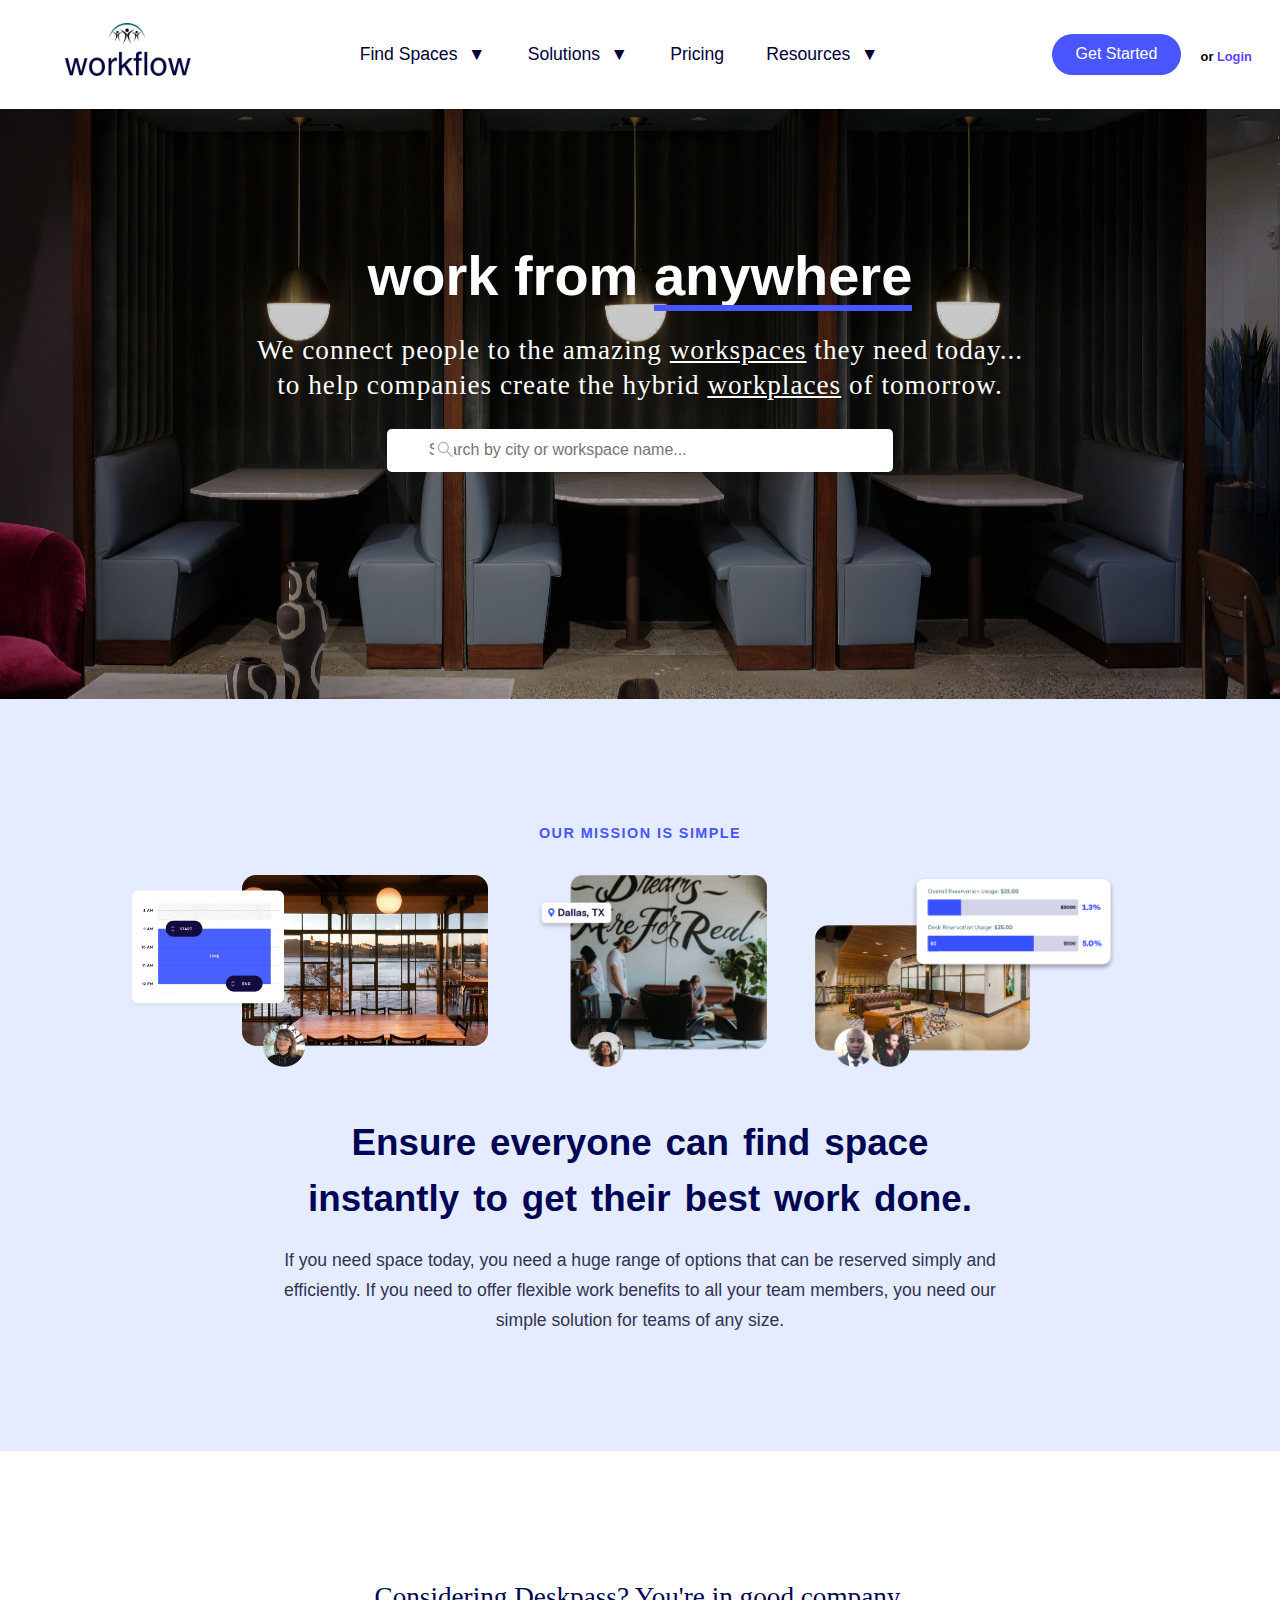
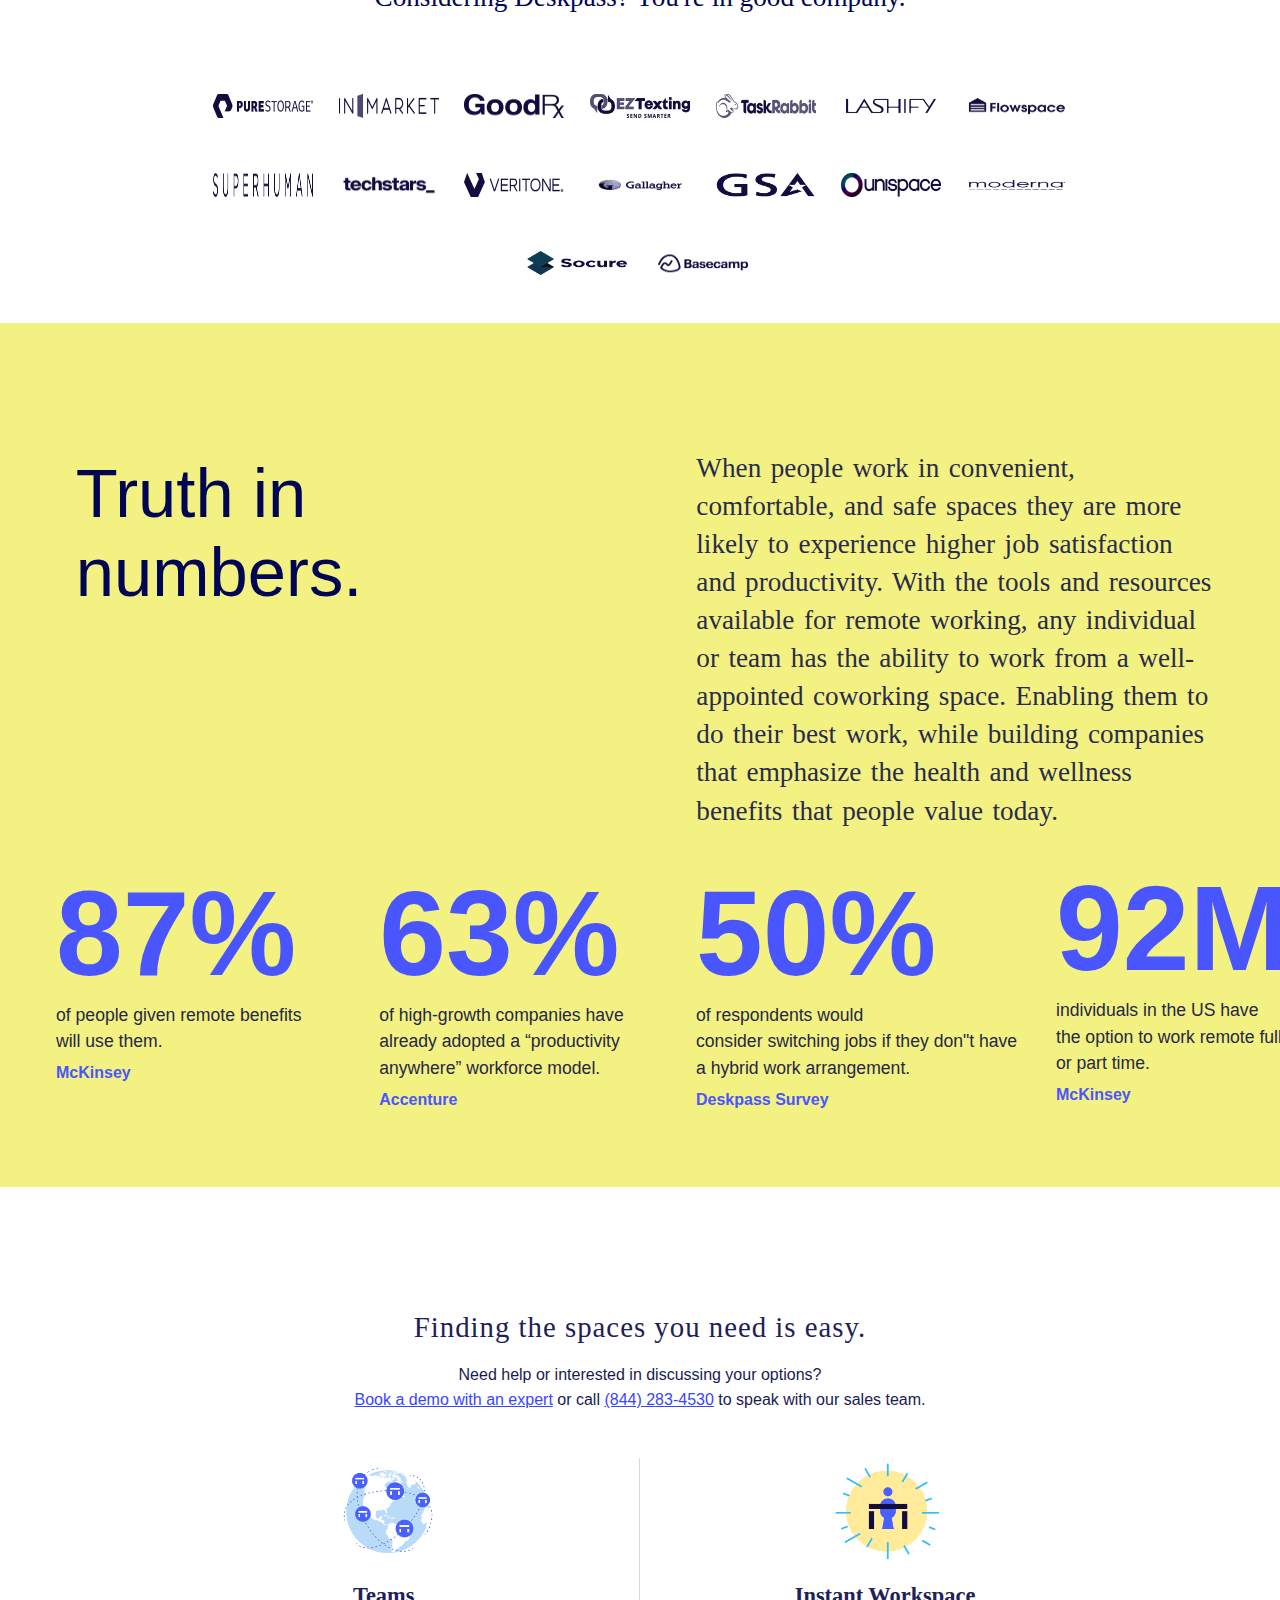
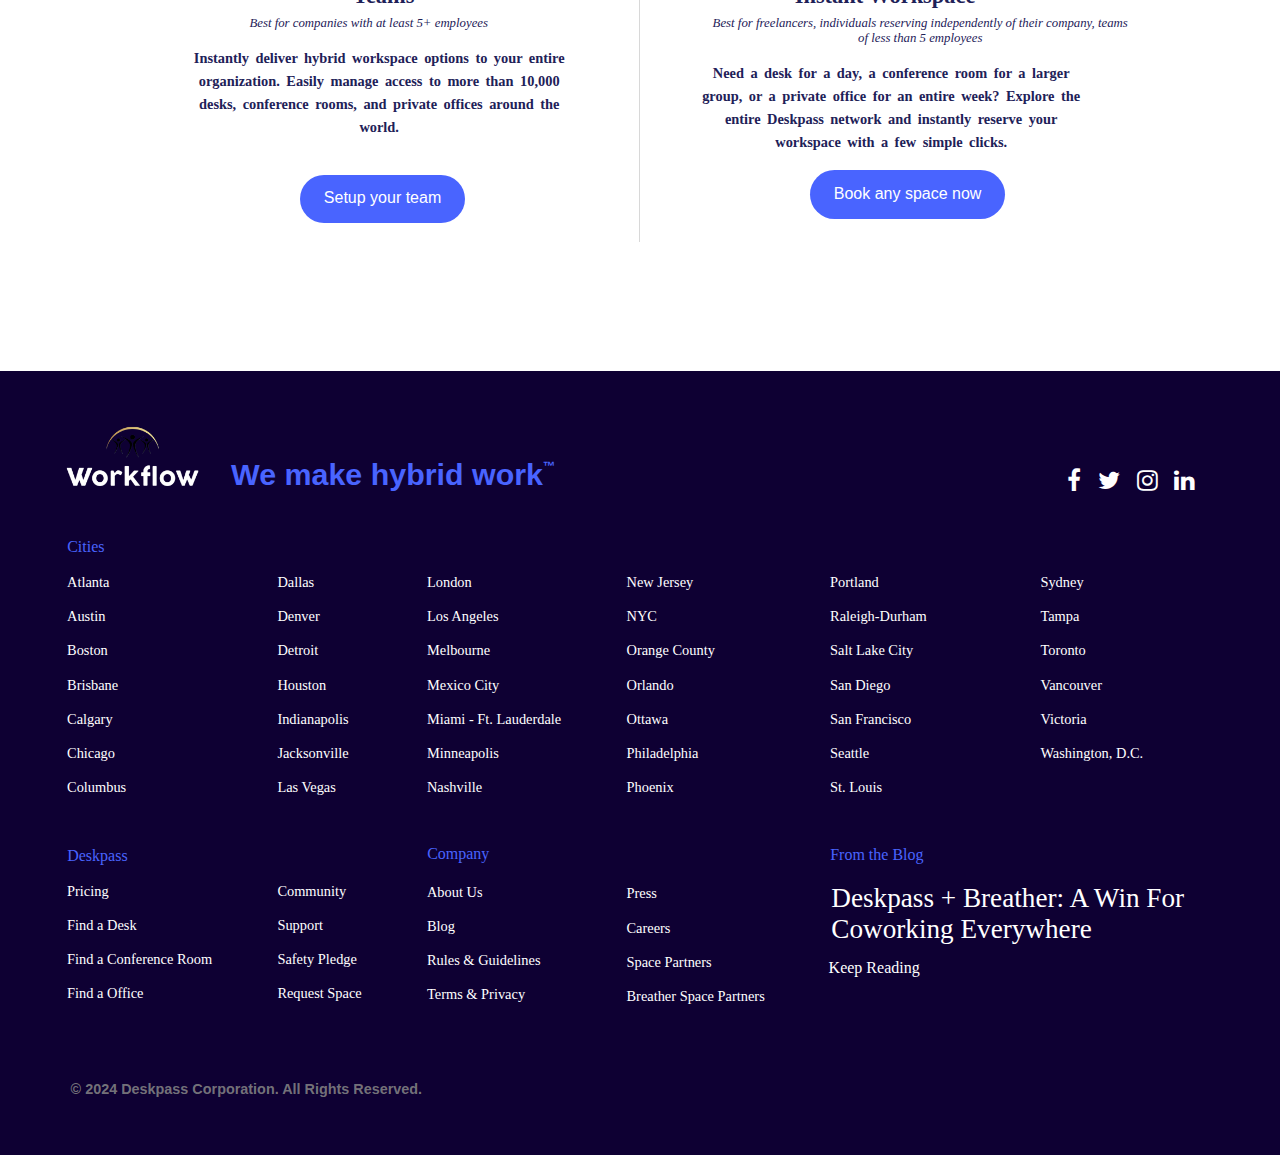
<file: index.html>
<!DOCTYPE html>
<html lang="en">

<head>
  <!-- Google tag (gtag.js) -->
  <script async src="https://www.googletagmanager.com/gtag/js?id=G-L7H5L47GN6"></script>
  <script>
  window.dataLayer = window.dataLayer || [];
  function gtag(){dataLayer.push(arguments);}
  gtag('js', new Date());

  gtag('config', 'G-L7H5L47GN6');
  </script>
  
  <!--Google Search Console Code-->
  <meta name="google-site-verification" content="wnuyJkxjzhk8w7yEv2-srKKag_P83Oubdr64zRZ_EoM" />
  
  <meta charset="utf-8">
  <meta name="viewport" content="width=device-width, initial-scale=1">
  <meta http-equiv="X-UA-Compatible" content="IE-edge">
  <meta name="description" content="Discover the perfect workspaces for your remote work needs with our platform. We connect individuals and teams to a diverse range of flexible work environments, enabling productivity from anywhere. Join us in shaping the future of work with our innovative solutions for hybrid workplaces.">  
  <link href="./css/reset.css" rel="stylesheet">
  <link href="./css/style.css" rel="stylesheet">
  <link href="https://cdnjs.cloudflare.com/ajax/libs/font-awesome/4.7.0/css/font-awesome.min.css" rel="stylesheet">
  <link href="./images/favicon.png" rel="icon">
  <title>Collaborative & Shared Workspaces | Workflow</title>
</head>

<body>

<!--Top container with nav links -->  
  <header>
    <div class="header-container">

        
      <a href="index.html" class="company-logo">
        <img src="./images/companylogo.png" alt="Company's Logo">
      </a>

<!--Nav Links-->
    <nav class="header-nav">
    <div class="header-hamburger-menu">
      <div class="line"></div>
      <div class="line"></div>
      <div class="line"></div>
    </div>

      <ul class="header-ul">
        
        <li class="header-dropdown-links">
        <a href="#">Find Spaces<span class="header-dropdown-arrow">&#9660;</span></a>

        <ul class="header-dropdown-links-menu">
        <li><a href="#"><p class="dropdown-links-heading">Meeting Rooms</p><p class="dropdown-links-info">Rent a meeting room for the part or the entire day.</p></a>
        </li>
        <li><a href="#"><p class="dropdown-links-heading">Desks (Day Passes)</p><p class="dropdown-links-info">Access to work on a desk or table in a space's communal area(s).</p></a>
        </li>
        <li><a href="#"><p class="dropdown-links-heading">Private Offices</p><p class="dropdown-links-info">Rent office space by the day, week, month, or for multiply months in a row.</p></a>
        </li>
        </ul>

        </li>


        <li class="header-dropdown-links">
        <a href="#">Solutions<span class="header-dropdown-arrow">&#9660;</span></a>

        <ul class="header-dropdown-links-menu">
        <li><a href="#teams-container-id-scroll"><p class="dropdown-links-heading">Workflow Teams</p><p class="dropdown-links-info">Instantly deliver hybrid workspace options to your entire organization.</p></a>
        </li>
        <li><a href="#teams-container-id-scroll"><p class="dropdown-links-heading">Instant Workspace</p><p class="dropdown-links-info">Explore the entire Workflow network and instantly reserve your workspace with a few simple clicks.</p></a>
        </li>
        <li><a href="#"><p class="dropdown-links-heading">Workflow HQ</p><p class="dropdown-links-info">Designed to fit your evolving business requirements in an ever-changing landscape.</p></a>
        </li>
        </ul>

        </li>


        <li class="header-dropdown-links">
        <a href="#">Pricing</a> 
        </li>

        <li class="header-dropdown-links">
        <a href="#">Resources<span class="header-dropdown-arrow">&#9660;</span></a>

        <ul class="header-dropdown-links-menu">
        <li><a href="#"><p class="dropdown-links-heading">Resource Center</p><p class="dropdown-links-info">Guides, how-to's, whitepapers and latest on Workflow product and news.</p></a>
        </li>
        <li><a href="#"><p class="dropdown-links-heading">Customer Stories</p><p class="dropdown-links-info">How other teams succeed with Workflow</p></a>
        </li>
        <li><a href="#"><p class="dropdown-links-heading">Community</p><p class="dropdown-links-info">Connect with other Workflow members.</p></a>
        <li><a href="#"><p class="dropdown-links-heading">Support Center</p><p class="dropdown-links-info">Help with getting most out of Workflow.</p></a>    
        </li>

        </ul>


        </li>
      </ul>  
      
    </nav>
    
<!--Header Button and Sign in link-->    
      <button id="popup-button" class="header-button" type="button">Get Started</button>
      <div class="signin-link">
       <p>or <a href="signup.html" class="header-login-link">Login</a></p>
      </div>
    </div>
  </header>

<!--Main Hero Image Content-->  
  <main>
   
     <img class="first-hero-img" src="./images/Top-hero-image.png" alt="An Image of a Desk room">

    <div class="entire-main-heroimg-container">
     <div class="first-heroimg-content-container">
       <h1 class="first-heroimg-heading">work from <span>anywhere</span></h1>
       <h6 class="first-heroimg-h6-content">We connect people to the amazing <span>workspaces</span> they need today...<br>
      to help companies create the hybrid <span>workplaces</span> of tomorrow.</h6>
     </div>

<!--Main Search Bar-->
    <div class="main-search-container">
      <img class="heroimg-searchbar" src="./images/heroimg-searchbar.png" alt="A Search Bar Symbol">
      <input type="text" class="main-search-input" placeholder="Search by city or workspace name...">

    </div>

  </div>  

<!--Mission Container-->  
 <div class="our-mission-container">
    <h6 class="mission-h6-heading">Our Mission Is Simple</h6>
    
    <!--Mission Container Images-->
    
    <div class="mission-container-images">
      <img src="./images/Mission-pics (1).png" class="hero-images-grouping" alt="An Image of a Office">
      <img src="./images/Mission-pics (2).png" class="hero-images-grouping" alt="An Image of a Office">
      <img src="./images/Mission-pics (3).png" class="hero-images-grouping" alt="An Image of a Office">
    </div> 

    <!--Mission Container Content-->
    <h4 class="mission-h4-content">Ensure everyone can find space instantly to get their best work done.</h4>
    <p class="mission-p-content">If you need space today, you need a huge range of options that can be reserved simply and efficiently. If you need to offer flexible work benefits to all your team members, you need our simple solution for teams of any size.</p>

 </div>  

<!--Companies using Workflow container-->
<section class="companies-container">
  <h6 class="companies-container-heading">Considering Deskpass? You're in good company.</h6>

  <!--Companies Logo Images-->
  <div class="companies-logos-img">
     <img src="./images/logo-purestorage.avif" alt="A Company Logo">
     <img src="./images/logo-inmarket.avif" alt="A Company Logo">
     <img src="./images/logo-goodrx.avif" alt="A Company Logo">
     <img src="./images/logo-ez-texting.avif" alt="A Company Logo">
     <img src="./images/task-rabbit-logo-02.avif" alt="A Company Logo">
     <img src="./images/Lashify_2021-08-24-032931_yuiv.avif" alt="A Company Logo">
     <img src="./images/flowspace_2021-08-24-034122_lsqo.avif" alt="A Company Logo">
     <img src="./images/superhuman.avif" alt="A Company Logo">
     <img src="./images/Techstars.avif" alt="A Company Logo">
     <img src="./images/veritone.avif" alt="A Company Logo">
     <img src="./images/Gallagher_2021-08-24-162123_sjkc.avif" alt="A Company Logo">
     <img src="./images/GSA.avif" alt="A Company Logo">
     <img src="./images/unispace.avif" alt="A Company Logo">
     <img src="./images/Moderna-logo.avif" alt="A Company Logo">
     <img src="./images/socure-logo-vector_2021-10-13-154019_kzru.avif" alt="A Company Logo">
     <img src="./images/Basecamp-Logo.avif" alt="A Company Logo">
    </div>

  </section>   

<!--Statistics Section-->
 <section class="statistics-container">
  <h2 class="statistics-container-heading">Truth in <br> numbers.</h2>
  <p class="statistics-container-paragraph">When people work in convenient, comfortable, and safe spaces they are more likely to experience higher job satisfaction and productivity. With the tools and resources available for remote working, any individual or team has the ability to work from a well-appointed coworking space. Enabling them to do their best work, while building companies that emphasize the health and wellness benefits that people value today.</p>
  
  <div class="statistics-numbers-one">
  <div class="statistics-numbers">
    <p>87%</p>
  </div>
  <div class="statistics-info">
    <p>of people given remote benefits <br> will use them.    </p>
  </div>
  <div class="statistics-author-link">
    <p><a href="#" class="linkDontMove">McKinsey</a></p>
  </div>
</div>
  
<div class="statistics-numbers-second">
  <div class="statistics-numbers">
    <p>63%</p>
  </div>
  <div class="statistics-info">
    <p>of high-growth companies have <br> already adopted a “productivity <br> anywhere” workforce model.</p>
  </div>
  <div class="statistics-author-link">
    <p><a href="#" class="linkDontMove">Accenture</a></p>
  </div>
</div>

<div class="statistics-numbers-third">
  <div class="statistics-numbers">
    <p>50%</p>
  </div>
  <div class="statistics-info">
    <p>of respondents would <br> consider switching jobs if they don"t have <br> a hybrid work arrangement.</p>
  </div>
  <div class="statistics-author-link">
    <p><a href="#" class="linkDontMove">Deskpass Survey</a></p>
  </div>
  </div>

  <div class="statistics-numbers-fourth">
  <div class="statistics-numbers">
    <p>92M</p>
  </div>
  <div class="statistics-info">
    <p>individuals in the US have <br> the option to work remote full <br> or part time.</p>
  </div>
  <div class="statistics-author-link">
    <p><a href="#" class="linkDontMove">McKinsey</a></p>
  </div>
</div> 


 </section>

<!--Hidden Popup Container For Booking and Teams Selection Section-->
<div id="popup-container" class="popup-container">
  <div class="popup-content">
    <section class="booking-teams-section">
      <h5 class="booking-teams-heading">Two Great Options for Getting the Space You Need</h5>
      <p class="booking-teams-paragraph">Need help or interested in discussing your options? <br> <span><a href="#" class="linkDontMove">Book a demo with an expert</a></span> or call <span><a href="#" class="linkDontMove">(844) 283-4530</a></span> to speak with our sales team.</p>
    
      <div class="booking-teams-container">
        <!-- Content About Teams -->
        <div class="teams-container">
    
          <img class="booking-teams-container-img booking-teams-container-img-1" src="./images/team-setupimg.png" alt="A Logo">
    
          <h6 class="booking-teams-container-heading booking-teams-container-heading-left">Teams</h6>
          <p class="booking-teams-container-p1 booking-teams-container-p1-left">Best for companies with at least 5+ employees</p>
          <p class="booking-teams-container-p2 booking-teams-container-p2-left">Instantly deliver hybrid workspace options to your entire organization. Easily manage access to more than 10,000 desks, conference rooms, and private offices around the world.</p>
          <button class="booking-teams-button booking-teams-button-left">Setup your team</button>
        </div>
      
        <!-- Vertical Line -->
        <div class="vertical-line"></div>
      
        <!-- Content About Booking Workspace -->
        <div class="booking-container">
    
          <img class="booking-teams-container-img booking-teams-container-img-2" src="./images/booking-wordspaceimg.png" alt="A Logo">
    
          <h6 class="booking-teams-container-heading booking-teams-container-heading-right">Instant Workspace</h6>
          <p class="booking-teams-container-p1 booking-teams-container-p1-right">Best for freelancers, individuals reserving independently of their company, teams of less than 5 employees</p>
          <p class="booking-teams-container-p2 booking-teams-container-p2-right">Need a desk for a day, a conference room for a larger group, or a private office for an entire week? Explore the entire Deskpass network and instantly reserve your workspace with a few simple clicks.</p>
          <button class="booking-teams-button booking-teams-button-right">Book any space now</button>
        </div>
      </div>
    
     </section>
  </div>
</div>

<!--Booking and Teams Selection Section-->  
 <section class="booking-teams-section" id="teams-container-id-scroll">
  <h5 class="booking-teams-heading">Finding the spaces you need is easy.</h5>
  <p class="booking-teams-paragraph">Need help or interested in discussing your options? <br> <span><a href="#" class="linkDontMove">Book a demo with an expert</a></span> or call <span><a href="#" class="linkDontMove">(844) 283-4530</a></span> to speak with our sales team.</p>

  <div class="booking-teams-container">
    <!-- Content About Teams -->
    <div class="teams-container">

      <img class="booking-teams-container-img booking-teams-container-img-1" src="./images/team-setupimg.png" alt="A Logo">

      <h6 class="booking-teams-container-heading booking-teams-container-heading-left">Teams</h6>
      <p class="booking-teams-container-p1 booking-teams-container-p1-left">Best for companies with at least 5+ employees</p>
      <p class="booking-teams-container-p2 booking-teams-container-p2-left">Instantly deliver hybrid workspace options to your entire organization. Easily manage access to more than 10,000 desks, conference rooms, and private offices around the world.</p>
      <button class="booking-teams-button booking-teams-button-left">Setup your team</button>
    </div>
  
    <!-- Vertical Line -->
    <div class="vertical-line"></div>
  
    <!-- Content About Booking Workspace -->
    <div class="booking-container">

      <img class="booking-teams-container-img booking-teams-container-img-2" src="./images/booking-wordspaceimg.png" alt="A Logo">

      <h6 class="booking-teams-container-heading booking-teams-container-heading-right">Instant Workspace</h6>
      <p class="booking-teams-container-p1 booking-teams-container-p1-right">Best for freelancers, individuals reserving independently of their company, teams of less than 5 employees</p>
      <p class="booking-teams-container-p2 booking-teams-container-p2-right">Need a desk for a day, a conference room for a larger group, or a private office for an entire week? Explore the entire Deskpass network and instantly reserve your workspace with a few simple clicks.</p>
      <button class="booking-teams-button booking-teams-button-right">Book any space now</button>
    </div>
  </div>

 </section>

  </main>
  
<!--Footer Section With Internal Links As Well As Links To Cities -->
<footer class="homepage-footer">

  <img src="./images/companylogo-footer.png" alt="Company's Logo">
  <h4 class="footer-companylogo-heading">We make hybrid work<span>™</span></h4>
  
<!--Footer Social Media Icons-->
    <div class="footer-icons">
      <ul class="social-media-icons" >
        <li><a href="#" title="Facebook Icon" class="linkDontMove"><i class="fa fa-facebook"></i></a></li>
        <li><a href="#" title="Twitter Icon" class="linkDontMove"><i class="fa fa-twitter"></i></a></li>
        <li><a href="#" title="Instagram Icon" class="linkDontMove"><i class="fa fa-instagram"></i></a></li>
        <li><a href="#" title="Linkedin Icon" class="linkDontMove"><i class="fa fa-linkedin"></i></a></li>
      </ul>
    </div>

    <section class="footer-cities-internal-links">

      <h6 class="footer-cities-internal-links-col1">Cities</h6>

      <ul class="footer-cities-internal-links-col1">
          <li><a href="#" class="linkDontMove">Atlanta</a></li>
          <li><a href="#" class="linkDontMove">Austin</a></li>
          <li><a href="#" class="linkDontMove">Boston</a></li>
          <li><a href="#" class="linkDontMove">Brisbane</a></li>
          <li><a href="#" class="linkDontMove">Calgary</a></li>
          <li><a href="#" class="linkDontMove">Chicago</a></li>
          <li><a href="#" class="linkDontMove">Columbus</a></li>
      </ul>

      <ul class="footer-cities-internal-links-col2">
        <li><a href="#" class="linkDontMove">Dallas</a></li>
        <li><a href="#" class="linkDontMove">Denver</a></li>
        <li><a href="#" class="linkDontMove">Detroit</a></li>
        <li><a href="#" class="linkDontMove">Houston</a></li>
        <li><a href="#" class="linkDontMove">Indianapolis</a></li>
        <li><a href="#" class="linkDontMove">Jacksonville</a></li>
        <li><a href="#" class="linkDontMove">Las Vegas</a></li>
     </ul>

     <ul class="footer-cities-internal-links-col3">
      <li><a href="#" class="linkDontMove">London</a></li>
      <li><a href="#" class="linkDontMove">Los Angeles</a></li>
      <li><a href="#" class="linkDontMove">Melbourne</a></li>
      <li><a href="#" class="linkDontMove">Mexico City</a></li>
      <li><a href="#" class="linkDontMove">Miami - Ft. Lauderdale</a></li>
      <li><a href="#" class="linkDontMove">Minneapolis</a></li>
      <li><a href="#" class="linkDontMove">Nashville</a></li>
    </ul>

    <ul class="footer-cities-internal-links-col4">
      <li><a href="#" class="linkDontMove">New Jersey</a></li>
      <li><a href="#" class="linkDontMove">NYC</a></li>
      <li><a href="#" class="linkDontMove">Orange County</a></li>
      <li><a href="#" class="linkDontMove">Orlando</a></li>
      <li><a href="#" class="linkDontMove">Ottawa</a></li>
      <li><a href="#" class="linkDontMove">Philadelphia</a></li>
      <li><a href="#" class="linkDontMove">Phoenix</a></li>
    </ul>
    
    <ul class="footer-cities-internal-links-col5">
      <li><a href="#" class="linkDontMove">Portland</a></li>
      <li><a href="#" class="linkDontMove">Raleigh-Durham</a></li>
      <li><a href="#" class="linkDontMove">Salt Lake City</a></li>
      <li><a href="#" class="linkDontMove">San Diego</a></li>
      <li><a href="#" class="linkDontMove">San Francisco</a></li>
      <li><a href="#" class="linkDontMove">Seattle</a></li>
      <li><a href="#" class="linkDontMove">St. Louis</a></li>
    </ul>

    <ul class="footer-cities-internal-links-col6 footer-cities-internal-links-col6-6thcol">
      <li><a href="#" class="linkDontMove">Sydney</a></li>
      <li><a href="#" class="linkDontMove">Tampa</a></li>
      <li><a href="#" class="linkDontMove">Toronto</a></li>
      <li><a href="#" class="linkDontMove">Vancouver</a></li>
      <li><a href="#" class="linkDontMove">Victoria</a></li>
      <li><a href="#" class="linkDontMove">Washington, D.C.</a></li>
    </ul>
    
    <h6 class="footer-cities-internal-links-col1 internal-links-col1-deskpass">Deskpass</h6>

    <ul class="footer-cities-internal-links-col1 footer-cities-internal-links-col1-deskpass-links">
      <li><a href="#" class="linkDontMove">Pricing</a></li>
      <li><a href="#" class="linkDontMove">Find a Desk</a></li>
      <li><a href="#" class="linkDontMove">Find a Conference Room</a></li>
      <li><a href="#" class="linkDontMove">Find a Office</a></li>
    </ul>

    <ul class="footer-cities-internal-links-col2 footer-cities-internal-links-col1-deskpass-links">
      <li><a href="#" class="linkDontMove">Community</a></li>
      <li><a href="#" class="linkDontMove">Support</a></li>
      <li><a href="#" class="linkDontMove">Safety Pledge</a></li>
      <li><a href="#" class="linkDontMove">Request Space</a></li>
    </ul>

    <h6 class="footer-cities-internal-links-col3 internal-links-col1-company">Company</h6>

    <ul class="footer-cities-internal-links-col3 cities-internal-links-col3-company-links">
      <li><a href="#" class="linkDontMove">About Us</a></li>
      <li><a href="#" class="linkDontMove">Blog</a></li>
      <li><a href="#" class="linkDontMove">Rules & Guidelines</a></li>
      <li><a href="#" class="linkDontMove">Terms & Privacy </a></li>
    </ul>

    <ul class="footer-cities-internal-links-col4 cities-internal-links-col3-company-links-2">
      <li><a href="#" class="linkDontMove">Press</a></li>
      <li><a href="#" class="linkDontMove">Careers</a></li>
      <li><a href="#" class="linkDontMove">Space Partners</a></li>
      <li><a href="#" class="linkDontMove">Breather Space Partners </a></li>
    </ul>

    <h6 class="footer-cities-internal-links-col5 footer-blog-link-heading-1">From the Blog</h6>

    <h6 class="footer-blog-link-heading-2 footer-cities-internal-links-col5"><a href="#" class="linkDontMove">Deskpass + Breather: A Win For <br> Coworking Everywhere</a></h6>
    <p class="footer-blog-link-p footer-cities-internal-links-col5"><a href="#" class="linkDontMove">Keep Reading</a></p>


    </section>

    <div class="footer-copyright-info">
      <p>© 2024 Deskpass Corporation. All Rights Reserved.</p>
    </div>

</footer>

<script src="js/script.js" async></script>
</body>

</html>
</file>
<file: css/style.css>
body {
    font-family: Arial, Helvetica, sans-serif;
}
/* Stylings for Header container */
.header-container {
    width: 100%;
    height: 6.8em;
    top: 0;
    left: 0;
    position: fixed;
    z-index: 5;
    display: flex;
    align-items: center;
    background-color:rgb(255, 255, 255);
}

.company-logo {
    width: 8em;
    height: 0 auto;
    margin-left: 4em;
    margin-right: 3em;
    position: relative;
    top: -0.2em;
}

.header-ul {
    list-style: none;
    display: inline-flex;
    position: relative;
    top: 1em;
    font-size: 1.1em;
    font-family: Inter, Arial, Helvetica, sans-serif;
    font-weight: 500;
    margin-right: 10.7em;
    margin-left: 4em;
    color: rgb(0, 0, 56);
}

/* Hidden Hamburger Menu For Header */
.header-hamburger-menu {
    width: 1.8em;
    height: 1.2em;
    position: relative;
    left: 14em;
    bottom: 0.3em;
    cursor: pointer;
    display: none;
}

.line {
    width: 100%;
    height: 2px;
    background-color: #000;
    position: absolute;
}

.line:nth-child(1) {
    top: 0;
}

.line:nth-child(2) {
    top: 50%;
    transform: translateY(-50%);
}

.line:nth-child(3) {
    bottom: 0;
}

.header-dropdown-links {
    margin: 1.2em;
    position: relative;
    top: -1em;
    left: 1.6em;
}

.header-dropdown-arrow {
    display: inline-block;
    margin-left: 0.6em;
    transition: transform 0.3s ease-in-out;
    color:rgb(0, 0, 56);
}

.header-dropdown-links-menu {
    display: none;
    position: absolute;
    background-color: #ffffff;
    left: -5em;
    filter: drop-shadow(3px 3px 8px #b3b3b3);
    border-radius: 0.4em;
}

.header-dropdown-links a:hover {
    text-decoration: underline;
}

.header-dropdown-links:hover .header-dropdown-arrow {
    transform: rotate(180deg);
}

.header-dropdown-links:hover .header-dropdown-arrow {
    transform: rotate(180deg);
}

.header-dropdown-links:hover .header-dropdown-links-menu {
    display: block;
}
/* Stylings for content in nav dropdowns */
.dropdown-links-heading {
    font-size: 1.2em;
    font-family: Roboto;
    width: 25em;
    height: 3.5em;
    margin-left: 0.5em;
    margin-top: 0.9em;
}

.dropdown-links-info {
    margin-left: 0.5em;
    font-size: 0.8em;
    font-weight: 300;
    margin-top: -2em;
    margin-bottom: 0.8em;
    padding-bottom: 1em;
    color:rgb(139, 139, 139);
    border-bottom: 2px solid rgb(209, 209, 209);
}

/* Stylings for the header Button and Sign in */
.signin-link {
    font-family: Inter, Arial, Helvetica, sans-serif;
    font-size: 0.8em;
    font-weight: 600;
    position: relative;
    top: 0.2em;
}

.header-login-link {
    color:rgb(94, 65, 255);
}

.header-button {
    font-family: Inter, Arial, Arial, Helvetica, sans-serif;
    padding: 0.7em 1.5em;
    color: white;
    background-color:rgb(73, 86, 255);
    border-radius: 1.3em;
    border: none;
    margin-right: 1.2em;
    margin-left: -0.5em;
    transition: transform 0.1s, background-color 0.1s, cursor 0.1s;
}

.header-button:hover {
    background-color:rgb(0, 6, 83);
    transform: translateY(-2px);
    cursor: pointer;
}

/*Stylings for Main hero Image */
.first-hero-img {
    width: 100%;
    display: block;
    height: 44rem;
}

.entire-main-heroimg-container {
    text-align: center;
    position: relative;
    margin: 0 auto;
    top: -28.8em;
    color: white;
}

/*Stylings for Main hero Img Content */
.first-heroimg-heading {
    font-family: Inter, Arial, Helvetica, sans-serif;
    font-weight: 600;
    font-size: 3.5em;
}

.first-heroimg-heading span {
    position: relative;
    text-decoration: none;
}

.first-heroimg-heading span::after {
    content: "";
    position: absolute;
    left: 0;
    bottom: -4px;
    width: 100%;
    height: 6px; 
    background-color: rgb(73, 86, 255);
    animation: underlineAnimation 0.8s forwards;
    animation-delay: 0.3s;
}

@keyframes underlineAnimation {
    from {
        width: 0;
    }
    to {
        width: 100%;
    }
}

.first-heroimg-h6-content {
    font-size: 1.7em;
    font-family: 'Times New Roman', Times, Inter, Arial, Helvetica, sans-serif;
    letter-spacing: 1px;
    position: relative;
    top: 0.9em;
    line-height: 1.3;
}

.first-heroimg-h6-content span {
    text-decoration: underline;
    text-decoration-color: rgb(255, 255, 255);
}

/*Stylings for Main hero Img Search Bar */
.main-search-container {
    position: relative;
    top: 3.1em;
}

.main-search-input {
    padding: 0.8em 2.6em;
    width: 31.6rem;
    color:rgb(73, 86, 255);
    border-radius: 0.3em;
    border: none;
    outline: none;
}

.heroimg-searchbar {
    position: absolute;
    height: 1.3em;
    width: auto;
    left: 27.1rem;
    top: 0.6em;
}

/*Stylings for Our Mission Container */
.our-mission-container {
    background-color: rgb(229, 236, 255);
    top: -11.5em;
    text-align: center;
    position: relative;
    margin: 0 auto;
    height: 47rem;
}

.mission-h6-heading {
    text-align: center;
    text-transform: uppercase;
    color: rgb(73, 86, 255);
    font-family: Inter, Arial, Arial, Helvetica;
    font-size: 0.9em;
    font-weight: 700;
    letter-spacing: 0.1em;
    position: relative;
    top: 8.7em;
}

.mission-container-images {
    display: flex;
    justify-content: center;
    position: relative;
    top: 10em;
    left: -1em;
}

.hero-images-grouping {
    margin: 0 1.5em;
    height: 12em;
    width: auto;
}
/*Stylings for Our Mission Container Text Content */
.mission-h4-content {
    color: rgb(0, 6, 83);
    font-size: 2.3em;
    font-weight: 600;
    text-align: center;
    position: relative;
    word-spacing: 0.1em;
    margin: 0 7.7em;
    line-height: 1.5;
    top: 13rem;
}

.mission-p-content {
    font-size: 1.1em;
    font-weight: 100;
    text-align: center;
    color: rgb(49, 51, 82);
    white-space: pre-wrap;
    margin: 0 16em;
    line-height: 1.7;
    position: relative;
    top: 13em;
}

/*Stylings for Companies Container */
.companies-container {
    width: 100%;
    height: 18em;
    position: relative;
    top: -11.5em;
    background-color: rgb(255, 255, 255);
}

.companies-container-heading {
    font-family: 'Times New Roman', Times, Inter, Arial, Helvetica, sans-serif;
    font-size: 1.7em;
    color: rgb(0, 6, 83);
    text-align: center;
    padding-top: 4.8em; 
    padding-bottom: 2em; 
}
/*Stylings for Our Companies Logos */
.companies-logos-img {
    display: flex;
    flex-wrap: wrap; 
    justify-content: center; 
    position: relative;
    margin: 0 9em;
}

.companies-logos-img img {
    height: 1.5em;
    max-width: 100px; 
    margin: 1.7em 0.8em; 
    flex: 1 0 20%; 
    box-sizing: border-box; 
}

/*Stylings for Statistics Container */
.statistics-container {
    background-color: rgb(243, 241, 130);
    width: 100%;
    height: 54em;
}

.statistics-container-heading {
    color: rgb(0, 6, 83);
    font-size: 4.3em;
    padding-top: 1.9em;
    padding-left: 1.1em;
}

.statistics-container-paragraph {
    color: rgb(41, 43, 77);
    font-size: 1.7em;
    font-family: 'Times New Roman', Times, Inter, Arial, Helvetica, sans-serif;
    word-spacing: 0.1em;
    line-height: 1.4;
    text-align: left;
    position: relative;
    margin: 0 14em;
    right: -11.6em;
    top: -6em;
}

.statistics-numbers {
    color: rgb(73, 86, 255);
    font-size: 7.5em;
    font-weight: 600;
}

.statistics-numbers-one {
    position: absolute;
    left: 3.5em;
    top: 154em;
}

 .statistics-numbers-second {
    position: absolute;
    left: 23.7em;
    top: 154em;
}

.statistics-numbers-third {
    position: absolute;
    left: 43.5em;
    top: 154em;
}

.statistics-numbers-fourth {
    position: absolute;
    left: 66em;
    top: 153.7em;
}

.statistics-info {
    font-size: 1.1em;
    color: rgb(37, 39, 71);
    text-align: left;
    line-height: 1.5;
}

.statistics-author-link {
    color: rgb(73, 86, 255);
    font-weight: 600;
    padding-top: 0.6em;
    font-size: 1em;
}

/* Stylings For Hidden Popup Container For Booking And Team Selecion Section */
.popup-container {
    display: none;
    position: fixed;
    top: 50%;
    left: 50%;
    transform: translate(-50%, -50%);
    background-color: rgb(255, 246, 246);
    z-index: 9999;
    margin-top: 1em;
    border-radius: 2em;
}

.popup-container .booking-teams-section {
    width: 100%;
    height: 37.4em;
    background-color: rgb(255, 246, 246);
    border-radius: 2em;
}

.popup-container .booking-teams-heading {
    padding-top: 2em;
    font-size: 1.7rem;
}

.popup-container .booking-teams-paragraph {
    font-size: 0.9em;
    line-height: 1.5;
    padding-top: 1.2em;
    margin-bottom: 2.3em;
}

.popup-container .booking-teams-container {
    justify-content: space-between;
    max-width: 1100px;
}

.popup-container .booking-teams-container-p1-left  {
    position: relative;
    left: 6em;
}

.popup-container .booking-teams-container-p2-left {
    left: 3em;
    font-size: 0.8em;
}

.popup-container .booking-teams-container-p2-right {
    left: -8em;
    font-size: 0.8em;
    margin-right: 8em;
}

.popup-container .booking-teams-button-left {
    margin-top: 2.5em;
    position: relative;
    left: 8.7em;
}

.popup-container .booking-teams-button-right {
    position: relative;
    left: -0.7em;
    margin-top: 1.5em;
}

/* Stylings For Booking And Team Selecion Section */
.booking-teams-section {
    width: 100%;
    height: 49em;
    background-color: rgb(255, 255, 255);
}

.booking-teams-heading {
    text-align: center;
    padding-top: 4.3em;
    font-size: 1.8rem;
    font-family: 'Times New Roman', Times, Inter, Arial, Helvetica, sans-serif;
    letter-spacing: 1px;
    color: rgb(30, 33, 88);
}

.booking-teams-paragraph {
    text-align: center;
    font-size: 1em;
    font-weight: 500;
    font-family: Inter, Arial, Helvetica, sans-serif;
    color: rgb(24, 27, 82);
    line-height: 1.6;
    padding-top: 1.1em;
    margin-bottom: 2.8em;
}

.booking-teams-paragraph span {
    color:rgb(56, 69, 255);
    text-decoration: underline;
}

.booking-teams-container {
    display: flex;
    justify-content: space-around;
    max-width: 1200px;
    margin: 0 auto;
}

.vertical-line {
  border-left: 1px solid rgb(216, 216, 216);
  height: 24em;
}

.teams-container,
.booking-container {
  width: 35%;
}

.booking-teams-container-heading,
.booking-teams-container-p1,
.booking-teams-container-p2 {
  text-align: center;
  color: rgb(30, 33, 88);
  font-family: 'Times New Roman', Times, Inter, Arial, Helvetica, sans-serif;
}

/* Stylings For Booking And Team Selecion Images */
.booking-teams-container-img {
  width: auto;
  height: 6em;
  margin-left: auto;
  margin-right: auto;
  margin-top: 0.3em;
}

.booking-teams-container-img-1 {
  position: relative;
  top: 0.3em;
  left: 5em;
}

.booking-teams-container-img-2 {
    position: relative;
    right: 5.2em;
}

/* Stylings For Booking and Team Selecion Content And Button */
.booking-teams-container-heading {
  font-size: 1.4em;
  font-weight: 600;
  padding-top: 1.1em;
  font-family: Inter;
}

.booking-teams-container-heading-left {
  position: relative;
  left: 3.3em;
}

.booking-teams-container-heading-right {
    position: relative;
    right: 3.8em;
}

.booking-teams-container-p1 {
  padding-top: 0.5em;
  font-style: italic;
  font-family: Inter;
  font-size: 0.8em;
  padding-bottom: 1.3em;
}

.booking-teams-container-p1-left {
    position: relative;
    left: 4.6em;
}

.booking-teams-container-p1-right {
    position: relative;
    right: 3.9em;
}

.booking-teams-container-p2 {
  font-size: 0.9em;
  font-weight: 600;
  font-family: Inter;
  word-spacing: 0.2em;
  line-height: 1.6;
  width: 27em;
  position: relative;
  left: 0.8em;
}

.booking-teams-container-p2-left {
    position: relative;
    left: 5.9em;
}

.booking-teams-container-p2-right {
    position: relative;
    left: -4.4em;
}

.booking-teams-button {
  font-family: Inter, Arial, Arial, Helvetica, sans-serif;
  padding-top: 0.9em;
  padding-bottom: 1em;
  padding-left: 1.5em;
  padding-right: 1.5em;
  position: relative;
  left: 7em;
  text-align: center;
  color: white;
  background-color:rgb(73, 100, 255);
  border-radius: 1.9em;
  border: none;
  margin-right: 1.2em;
  margin-left: -0.5em;
  margin-top: 1em;
  transition: transform 0.1s, background-color 0.1s, cursor 0.1s;
}

.booking-teams-button:hover {
    background-color:rgb(0, 6, 83);
    transform: translateY(-2px);
    cursor: pointer;
}

.booking-teams-button-left {
    margin-top: 2.2em;
    position: relative;
    left: 13em;
}

.booking-teams-button-right {
    position: relative;
    left: 3.6em;
}

/* Stylings For Footer Section */
footer {
    background-color: rgb(14, 0, 51);
    width: 100%;
    height: 49em;
    overflow-x: hidden;
}

footer img[src*='companylogo'] {
    width: 8.5em;
    height: auto;
    padding-top: 2.9em;
    margin-left: 4em;
}

.footer-companylogo-heading {
    color: rgb(73, 100, 255);
    font-family: Helvetica, 'Times New Roman', Times, Inter, Arial, Helvetica, sans-serif;
    font-size: 1.9rem;
    font-weight: 600;
    position: relative;
    left: 7.6em;
    top: -1.5em;
}

.footer-companylogo-heading span {
    font-size: 0.4em;
    position: relative;
    top: -1.2em;
}

.footer-icons {
    width: 8em;
    float: right;
    position: relative;
    right: 5.3em;
    top: -4.4em;
}

.social-media-icons {
    display: flex;
    justify-content: space-between;
    font-size: 1.5em;
}

.fa-facebook {
    color: #ffffff;
}

.fa-twitter {
  color: #ffffff;
}

.fa-instagram {
    color: #ffffff;
}

.fa-linkedin {
    color: #ffffff;
}

.fa-facebook:hover {
    color: rgb(73, 100, 255);
}

.fa-twitter:hover {
  color: rgb(73, 100, 255);
}

.fa-instagram:hover {
    color: rgb(73, 100, 255);
}

.fa-linkedin:hover {
    color: rgb(73, 100, 255);
}

/* Stylings For Footer Cities And Internal Links */
.footer-cities-internal-links {
    display: grid;
    grid-template-columns: repeat(8, 1fr);
    column-gap: 3.9em;
    margin-left: 4.1em;
    text-align: left;
}

.footer-cities-internal-links h6 {
    color: rgb(73, 100, 255);
    font-family: Inter;
    font-size: 1em;
    font-weight: 500;
    margin-bottom: 0.6em;
    position: relative;
    left: 0.1em;
}

.footer-cities-internal-links-col1 {
    grid-column: 1 / span 1; 
}

.footer-cities-internal-links-col2 {
    grid-column: 2 / span 1;
}

.footer-cities-internal-links-col3 {
    grid-column: 3 / span 1;
}

.footer-cities-internal-links-col4 {
    grid-column: 4 / span 1;
}

.footer-cities-internal-links-col5 {
    grid-column: 5 / span 1;
}

.footer-cities-internal-links-col6 {
    grid-column: 6 / span 2;
}

.footer-cities-internal-links-col6-6thcol {
    position: relative;
    left: -12.8em;
}

.footer-cities-internal-links ul li {
    color:rgb(255, 255, 255);
    font-family: Inter;
    font-size: 0.9em;
    padding: 0.6em 0.1em;
    white-space: nowrap;
    text-align: left;
}

.footer-cities-internal-links li a {
    position: relative;
}

.footer-cities-internal-links li a:hover::after {
    content: "";
    position: absolute;
    left: 0;
    bottom: -0.1em;
    width: 100%;
    height: 1px;
    background-color: rgb(86, 86, 255);
}

.internal-links-col1-deskpass {
    margin-top: 2.6em;
}

.internal-links-col1-company {
    margin-top: -1.8em;
}

.cities-internal-links-col3-company-links {
    margin-top: -8.5em;
}

.cities-internal-links-col3-company-links-2 {
    margin-top: -8.4em;
}

.footer-blog-link-heading-1 {
    margin-top: -10.3em;
}

.footer-blog-link-heading-2.footer-cities-internal-links-col5 {
    color:rgb(255, 255, 255);
    font-size: 1.7em;
    font-weight: 100;
    font-family: 'Times New Roman', Times, Inter, Arial, Helvetica, sans-serif;
    position: relative;
    top: -4.8em;
    white-space: nowrap;
    transition: color 200ms ease-in-out;
}

.footer-blog-link-heading-2.footer-cities-internal-links-col5:hover {
    color:rgb(73, 100, 255);
}

.footer-blog-link-p {
    position: relative;
    top: -8.3em;
    color: rgb(255, 255, 255);
    font-family: Inter;
}

.footer-blog-link-p:hover::after {
    content: "";
    position: absolute;
    left: 0;
    bottom: -0.1em;
    width: 29%;
    height: 1px;
    background-color: rgb(86, 86, 255);
}

.footer-copyright-info {
    font-size: 0.9em;
    font-weight: 600;
    color:rgba(133, 133, 133, 0.87);
    position: relative;
    left: 4.9em;
    top: -2em;
}


/* Media Queries For Mobile Screens */
@media (max-width: 500px) {

body {
        overflow-x: hidden;
}
    
.header-container {
    height: 5.2em;
}

.company-logo {
    width: 7em;
    margin-left: 2em;
    margin-right: 3em;
    top: 0.1em;
}

.header-ul {
    display: none;
}

.header-hamburger-menu {
    display: block;
}

/* Stylings for the header Button and Sign in */
.signin-link {
    position: relative;
    top: 1.9em;
    left: 14em;
}

.header-button {
    display: none;
}

/*Stylings for Main hero Image */
.first-hero-img {
    width: 100%;
    display: block;
    height: 41rem;
}

.entire-main-heroimg-container {
    text-align: center;
    position: relative;
    margin: 0 auto;
    top: -25.5em;
    color: white;
}

/*Stylings for Main hero Img Content */
.first-heroimg-heading {
    word-spacing: 0.1em;
    font-weight: 500;
    font-size: 1.8em;
}

.first-heroimg-heading span {
    position: relative;
    text-decoration: none;
}

.first-heroimg-heading span::after {
    bottom: -2px;
    height: 3px; 
}

.first-heroimg-h6-content {
    font-size: 1.2em;
}

/*Stylings for Main hero Img Search Bar */
.main-search-container {
    position: relative;
    top: 3.1em;
}

.main-search-input {
    padding: 0.7em 2.6em;
    width: 28rem;
}

.heroimg-searchbar {
    height: 1.3em;
    left: 3rem;
    top: 0.6em;
}

/*Stylings for Our Mission Container */
.our-mission-container {
    top: -11.5em;
    height: 62.5rem;
}

.mission-h6-heading {
    font-weight: 600;
    top: 6em;
}

.mission-container-images {
    flex-direction: column;
    top: 8em;
    left: 4em;
}

.mission-container-images img {
    margin-bottom: 2em;
}

.hero-images-grouping {
    height: 10em;
    width: 18em;
}

/*Stylings for Our Mission Container Text Content */
.mission-h4-content {
    font-size: 1.5em;
    font-weight: 400;
    margin: 0 2em;
    line-height: 1.4;
    top: 8rem;
}

.mission-p-content {
    font-size: 1em;
    font-weight: 100;
    margin: 0 2em;
    line-height: 1.5;
    top: 9.5em;
}

/*Stylings for Companies Container */
.companies-container {
    height: 20em;
    top: -11.5em;
}

.companies-container-heading {
    font-size: 1.2em;
}

/*Stylings for Our Companies Logos */
.companies-logos-img {
    margin: 0.6em -0.1em;
}

.companies-logos-img img {
    height: 1.3em;
    max-width: 80px; 
    margin: 1.4em 1em; 
}

/*Stylings for Statistics Container */
.statistics-container {
    height: 75em;
}

.statistics-container-heading {
    font-size: 2.6em;
    padding-top: 2em;
    padding-left: 0.0em;
    text-align: center;
}

.statistics-container-paragraph {
    font-size: 1.2em;
    line-height: 1.3;
    text-align: center;
    margin: 0 0.6em;
    left: 0.1em;
    top: 1.4em;
}

.statistics-numbers {
    font-size: 3.6em;
    font-weight: 600;
}

.statistics-numbers-one {
    left: 9.8em;
    top: 161.8em;
}

 .statistics-numbers-second {
    left: 9.8em;
    top: 172em;
}

.statistics-numbers-third {
    left: 9.8em;
    top: 183.4em;
}

.statistics-numbers-fourth {
    left: 9.8em;
    top: 194.7em;
}

.statistics-info {
    font-size: 1em;
    text-align: left;
    line-height: 1.5;
}

.statistics-author-link {
    font-weight: 600;
    padding-top: 0.6em;
    font-size: 0.9em;
}

/* Stylings For Booking And Team Selecion Section */
.booking-teams-section {
    height: 67em;
}

.booking-teams-heading {
    padding-top: 4em;
    font-size: 1.3rem;
}

.booking-teams-paragraph {
    font-size: 0.9em;
    font-weight: 500;
    line-height: 1.5;
    padding-top: 1.2em;
    margin-bottom: 2.8em;
    margin-left: 0.9em;
    margin-right: 0.9em;
}

.booking-teams-container {
    flex-direction: column;
    max-width: 1200px;
    margin: 0 auto;
}

.vertical-line {
  border: 1px solid rgb(228, 228, 228);
  height: 1px;
  width: 85%;
  position: relative;
  left: 2.4em;
  top: 1.8em;
}

.teams-container,
.booking-container {
  width: 35%;
}

/* Stylings For Booking And Team Selecion Images */
.booking-teams-container-img {
  height: 5.7em;
  margin-left: 7.7em;
  margin-right: auto;
  margin-top: 0.9em;
}

.booking-teams-container-img-1 {
  top: 0.3em;
  left: 5em;
}

.booking-teams-container-img-2 {
    left: 4.4em;
    top: 2.8em;
}

/* Stylings For Booking and Team Selecion Content And Button */
.booking-teams-container-heading {
  font-size: 1em;
  font-weight: 600;
  padding-top: 1.1em;
}

.booking-teams-container-heading-left {
  left: 9.7em;
}

.booking-teams-container-heading-right {
    left: 9.6em;
    top: 2.8em;
}

.booking-teams-container-p1 {
  padding-top: 0.5em;
  font-size: 0.7em;
  padding-bottom: 1.3em;
}

.booking-teams-container-p1-left {
    left: 10.5em;
    white-space: nowrap;
}

.booking-teams-container-p1-right {
    left: 13.6em;
    top: 4.1em;
}

.booking-teams-container-p2 {
  font-size: 0.8em;
  width: 30em;
  left: 0.8em;
}

.booking-teams-container-p2-left {
    left: 4.5em;
}

.booking-teams-container-p2-right {
    left: 4.4em;
    top: 3.5em;
}

.booking-teams-button {
  padding-top: 0.5em;
  padding-bottom: 0.7em;
  padding-left: 1em;
  padding-right: 1em;
  white-space: nowrap;
  font-size: 0.9em;
  left: 7em;
  border-radius: 9em;
  margin-right: 1.2em;
  margin-left: -0.5em;
  margin-top: 1em;
}

.booking-teams-button-left {
    margin-top: 1.1em;
    left: 12.9em;
}

.booking-teams-button-right {
    left: 12em;
    top: 3.3em;
}

/* Stylings For Footer Section */
footer {
    height: 107em;
    overflow-y: hidden;
}

footer img[src*='companylogo'] {
    width: 7.4em;
    padding-top: 2.5em;
    margin-left: 1.4em;
    position: relative;
    top: 3em;
}

.footer-companylogo-heading {
    font-size: 1.4rem;
    left: 1.1em;
    top: 3em;
    width: 40%;
}

.footer-icons {
    right: 2.5em;
    top: 0.4em;
}

/* Stylings For Footer Cities And Internal Links */
.footer-cities-internal-links {
    grid-template-columns: repeat(4, 1fr);
    column-gap: 7.6em;
    margin-left: 1.2em;
    position: relative;
    top: 1em;
}

.footer-cities-internal-links h6 {
    font-size: 0.9em;
    margin-bottom: 1em;
    left: 0.1em;
}

.footer-cities-internal-links-col1,.footer-cities-internal-links-col2,.footer-cities-internal-links-col3 {
    grid-column: 1 / span 3;
    position: relative;
    top: 7em; 
}

.footer-cities-internal-links-col4,.footer-cities-internal-links-col5,.footer-cities-internal-links-col6,.internal-links-col1-company {
    grid-column: 3 / span 2;
    position: relative;
    top: -38.1em;
}

.cities-internal-links-col3-company-links,.cities-internal-links-col3-company-links-2 {
    grid-column: 3 / span 2;
}

.footer-cities-internal-links-col6-6thcol {
    left: 0em;
}

.internal-links-col1-deskpass {
    margin-top: 1em;
    top: -37em;
}

.footer-cities-internal-links-col1-deskpass-links {
    top: -33em;
}

.internal-links-col1-company {
    margin-top: -1.3em;
    top: -56.9em;
}

.cities-internal-links-col3-company-links {
    margin-top: -1.5em;
    top: -49.5em;
}

.cities-internal-links-col3-company-links-2 {
    margin-top: -1.4em;
    top: -49em;
}

.footer-blog-link-heading-1,.footer-blog-link-heading-2,
.footer-blog-link-p {
    grid-column: 1 / span 3;
}

.footer-blog-link-heading-1 {
    margin-top: 1em;
    top: -51em;
}

.footer-blog-link-heading-2.footer-cities-internal-links-col5 {
    color:rgba(255, 255, 255, 0.753);
    font-size: 1.2em;
    top: -37.9em;
}

.footer-blog-link-p {
    top: -45.7em;
}

.footer-copyright-info {
    font-weight: 500;
    color:rgba(124, 124, 124, 0.938);
    left: 1.6em;
    top: -44.6em;
}

}
</file>
